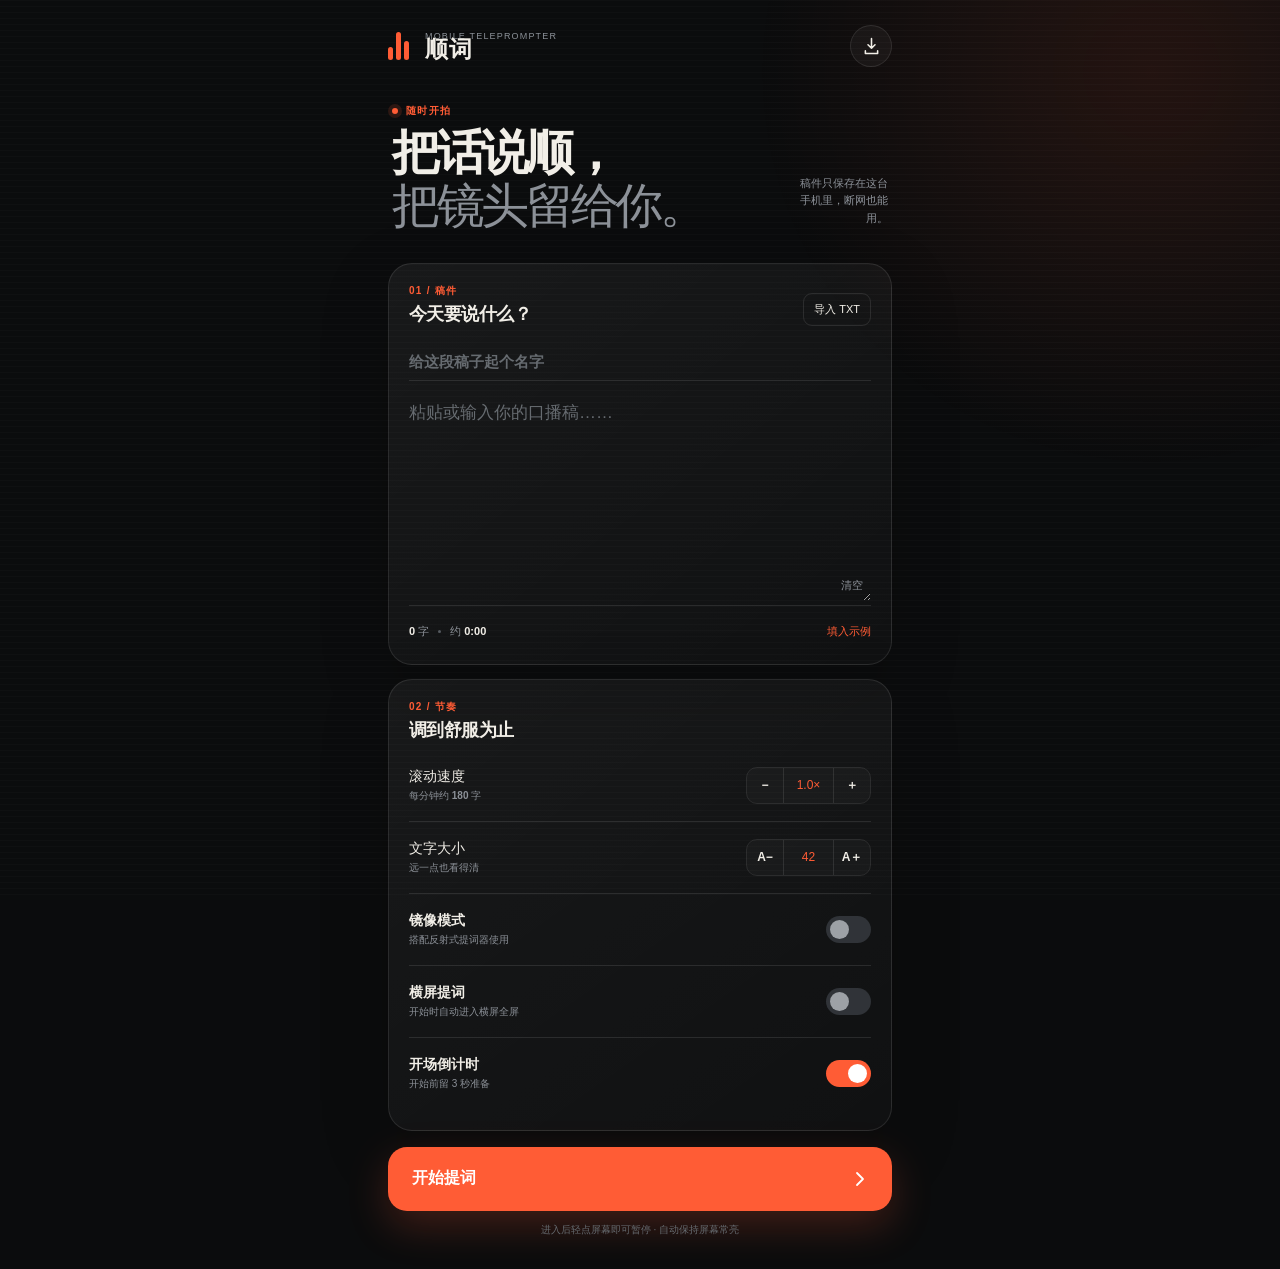
<file: teleprompter/index.html>
<!doctype html>
<html lang="zh-CN">
<head>
  <meta charset="UTF-8">
  <meta name="viewport" content="width=device-width, initial-scale=1, viewport-fit=cover, user-scalable=no">
  <meta name="theme-color" content="#0b0c0d">
  <meta name="description" content="离线、轻量、专为安卓手机设计的提词器">
  <link rel="manifest" href="./manifest.webmanifest">
  <link rel="icon" href="./icons/icon.svg" type="image/svg+xml">
  <link rel="apple-touch-icon" href="./icons/icon.svg">
  <link rel="stylesheet" href="./styles.css">
  <title>顺词 · 手机提词器</title>
</head>
<body>
  <div class="ambient" aria-hidden="true"></div>
  <main class="app-shell" id="app">
    <section class="editor-screen" id="editorScreen" aria-labelledby="appTitle">
      <header class="topbar">
        <div class="brand-mark" aria-hidden="true"><span></span><span></span><span></span></div>
        <div class="brand-copy">
          <p class="eyebrow">MOBILE TELEPROMPTER</p>
          <h1 id="appTitle">顺词</h1>
        </div>
        <button class="icon-button" id="installButton" hidden aria-label="安装到桌面" title="安装到桌面">
          <svg viewBox="0 0 24 24" aria-hidden="true"><path d="M12 3v11m0 0 4-4m-4 4-4-4M5 17v3h14v-3"/></svg>
        </button>
      </header>

      <section class="intro-card">
        <div>
          <p class="section-kicker"><span class="live-dot"></span> 随时开拍</p>
          <h2>把话说顺，<br><em>把镜头留给你。</em></h2>
        </div>
        <p class="intro-note">稿件只保存在这台手机里，断网也能用。</p>
      </section>

      <section class="script-card" aria-labelledby="scriptHeading">
        <div class="card-heading">
          <div>
            <p class="section-kicker">01 / 稿件</p>
            <h2 id="scriptHeading">今天要说什么？</h2>
          </div>
          <label class="file-button" for="fileInput">导入 TXT</label>
          <input id="fileInput" type="file" accept=".txt,text/plain" hidden>
        </div>
        <input class="title-input" id="scriptTitle" type="text" maxlength="60" placeholder="给这段稿子起个名字" aria-label="稿件标题">
        <div class="textarea-wrap">
          <textarea id="scriptInput" maxlength="30000" placeholder="粘贴或输入你的口播稿……" aria-label="口播稿正文"></textarea>
          <button id="clearButton" class="clear-button" type="button">清空</button>
        </div>
        <div class="script-meta" aria-live="polite">
          <span><strong id="charCount">0</strong> 字</span>
          <span class="meta-divider"></span>
          <span>约 <strong id="durationEstimate">0:00</strong></span>
          <button id="sampleButton" type="button">填入示例</button>
        </div>
      </section>

      <section class="settings-card" aria-labelledby="settingsHeading">
        <div class="card-heading compact">
          <div>
            <p class="section-kicker">02 / 节奏</p>
            <h2 id="settingsHeading">调到舒服为止</h2>
          </div>
        </div>
        <div class="setting-row">
          <div><span class="setting-label">滚动速度</span><small>每分钟约 <b id="speedWpm">180</b> 字</small></div>
          <div class="stepper" role="group" aria-label="滚动速度">
            <button type="button" data-adjust="speed" data-delta="-10" aria-label="减慢">−</button>
            <output id="speedValue">1.0×</output>
            <button type="button" data-adjust="speed" data-delta="10" aria-label="加快">＋</button>
          </div>
        </div>
        <div class="setting-row">
          <div><span class="setting-label">文字大小</span><small>远一点也看得清</small></div>
          <div class="stepper" role="group" aria-label="文字大小">
            <button type="button" data-adjust="fontSize" data-delta="-2" aria-label="缩小">A−</button>
            <output id="fontValue">42</output>
            <button type="button" data-adjust="fontSize" data-delta="2" aria-label="放大">A＋</button>
          </div>
        </div>
        <label class="toggle-row">
          <span><b>镜像模式</b><small>搭配反射式提词器使用</small></span>
          <input id="mirrorToggle" type="checkbox"><i aria-hidden="true"></i>
        </label>
        <label class="toggle-row">
          <span><b>横屏提词</b><small>开始时自动进入横屏全屏</small></span>
          <input id="landscapeToggle" type="checkbox"><i aria-hidden="true"></i>
        </label>
        <label class="toggle-row">
          <span><b>开场倒计时</b><small>开始前留 3 秒准备</small></span>
          <input id="countdownToggle" type="checkbox" checked><i aria-hidden="true"></i>
        </label>
      </section>

      <button class="primary-button" id="startButton" type="button">
        <span>开始提词</span>
        <svg viewBox="0 0 24 24" aria-hidden="true"><path d="m9 6 6 6-6 6"/></svg>
      </button>
      <p class="home-hint">进入后轻点屏幕即可暂停 · 自动保持屏幕常亮</p>
    </section>

    <section class="prompt-screen" id="promptScreen" hidden aria-label="提词播放">
      <header class="prompt-header">
        <button class="glass-button" id="backButton" type="button" aria-label="返回编辑">
          <svg viewBox="0 0 24 24" aria-hidden="true"><path d="m15 18-6-6 6-6"/></svg>
        </button>
        <div class="prompt-status">
          <span id="playState"><i></i> 准备</span>
          <input class="progress-track" id="progressSlider" type="range" min="0" max="1000" value="0" aria-label="拖动调整提词进度">
        </div>
        <button class="glass-button" id="fullscreenButton" type="button" aria-label="全屏">
          <svg viewBox="0 0 24 24" aria-hidden="true"><path d="M8 3H3v5m13-5h5v5M8 21H3v-5m13 5h5v-5"/></svg>
        </button>
      </header>

      <div class="reading-zone" id="readingZone" tabindex="0" role="button" aria-label="点击暂停或继续">
        <div class="focus-line" aria-hidden="true"><span></span></div>
        <div class="gesture-hint" id="gestureHint" aria-hidden="true">上下拖动 · 调整进度</div>
        <article id="scriptDisplay"></article>
        <div class="finish-card" id="finishCard" hidden>
          <span>TAKE COMPLETE</span>
          <h2>说完了，很顺。</h2>
          <button id="replayButton" type="button">再来一遍</button>
        </div>
      </div>

      <div class="countdown" id="countdown" hidden aria-live="assertive"><span>3</span><small>准备开口</small></div>

      <footer class="prompt-controls">
        <button class="mini-control" type="button" data-live-adjust="speed" data-delta="-10"><span>慢一点</span><b>−</b></button>
        <button class="play-button" id="playButton" type="button" aria-label="播放或暂停">
          <svg class="play-icon" viewBox="0 0 24 24" aria-hidden="true"><path d="m9 6 8 6-8 6Z"/></svg>
          <svg class="pause-icon" viewBox="0 0 24 24" aria-hidden="true"><path d="M8 6v12m8-12v12"/></svg>
        </button>
        <button class="mini-control" type="button" data-live-adjust="speed" data-delta="10"><span>快一点</span><b>＋</b></button>
        <div class="live-readout"><span id="liveSpeed">1.0×</span><i></i><span id="liveFont">42px</span></div>
      </footer>
    </section>
  </main>

  <div class="toast" id="toast" role="status" aria-live="polite"></div>
  <script type="module" src="./app.js"></script>
</body>
</html>
</file>
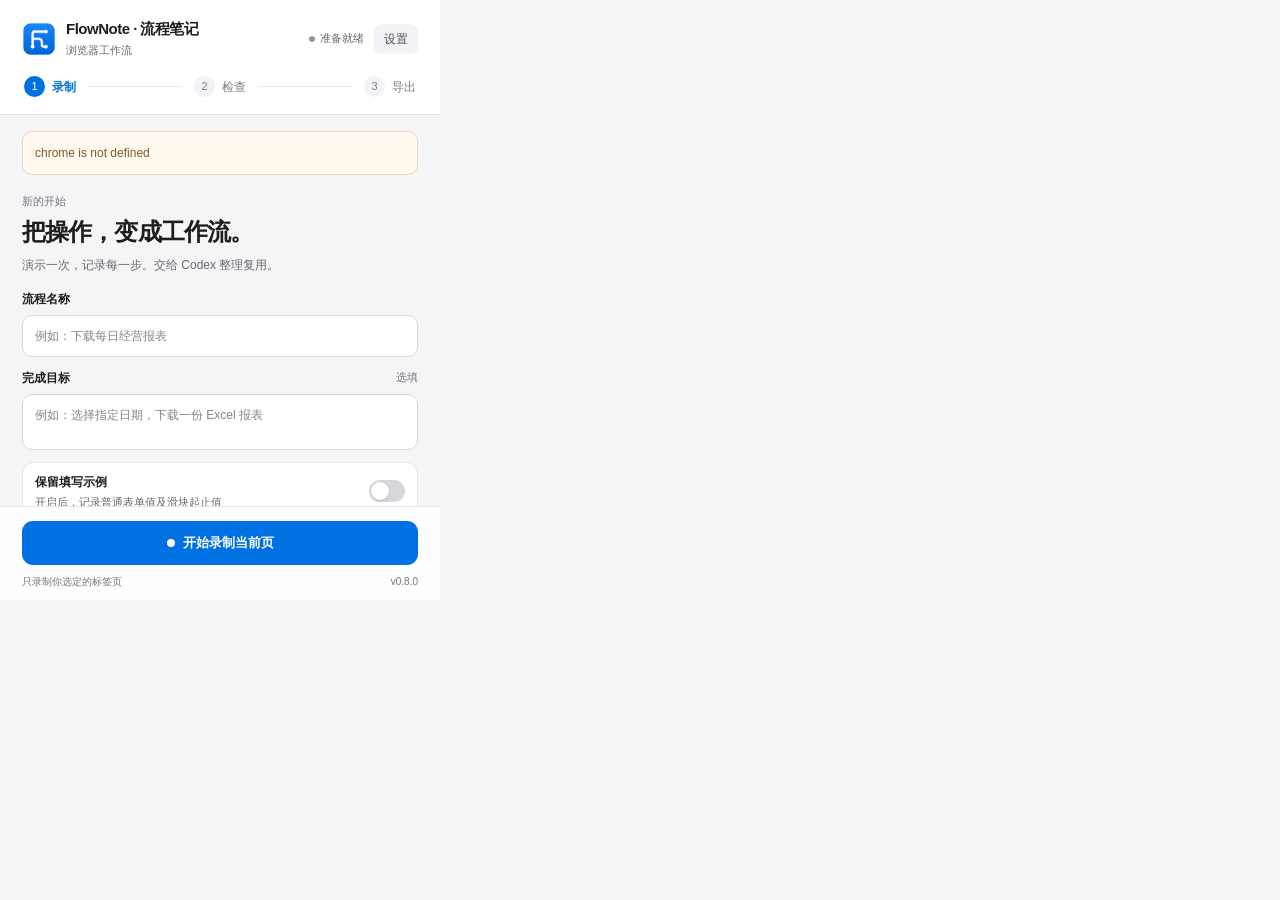
<file: extension/popup.html>
<!doctype html>
<html lang="zh-CN">
<head><meta charset="utf-8"><meta name="viewport" content="width=device-width,initial-scale=1"><title>FlowNote · 流程笔记</title><link rel="stylesheet" href="popup.css"></head>
<body data-state="ready" data-view="workflow">
  <header class="app-header">
    <div class="brand"><img class="brand-mark" src="icons/icon48.png" width="34" height="34" alt=""><div><h1>FlowNote · 流程笔记</h1><p>浏览器工作流</p></div></div>
    <div class="header-actions"><span id="status" class="status" role="status"><i aria-hidden="true"></i><span id="statusText">准备就绪</span></span><button id="settingsToggle" class="settings-button" aria-controls="settingsView" aria-expanded="false" title="网站黑名单设置">设置</button></div>
  </header>
  <nav class="flow" aria-label="工作流进度"><span id="flowRecord" class="current"><b>1</b>录制</span><i></i><span id="flowReview"><b>2</b>检查</span><i></i><span id="flowExport"><b>3</b>导出</span></nav>
  <main id="main">
    <div id="notice" class="notice" role="status" aria-live="polite" hidden></div>
    <section id="settingsView" hidden>
      <div class="section-intro"><span class="eyebrow">偏好设置</span><h2>让录制按你的习惯工作。</h2><p>设置自动保存在本机，修改后立即生效。</p></div>
    <details id="blacklistPanel" class="blacklist-panel" open>
      <summary>网站黑名单 <span id="blacklistCount">默认允许所有网站</span></summary>
      <p class="hint">普通网页与弹层自动连接。填写域名或粘贴网址，将排除整个网站及其子域名，立即生效。</p>
      <label class="sr-only" for="blockHost">不录制的网站</label>
      <div class="note-editor"><input id="blockHost" maxlength="2048" placeholder="例如：example.com"><button id="addBlock" class="secondary">加入</button></div>
      <ul id="blacklistItems" aria-label="已排除的网站"></ul>
      <p id="blacklistEmpty" class="settings-empty">黑名单为空，普通网页与弹层均可录制。</p>
    </details>
    <div class="settings-info"><strong>仅录制你选定的标签页</strong><p>点击“开始录制”才会采集操作。黑名单会保留，清除录制不会影响这些设置。</p></div>
    </section>
    <div id="workView">
    <section id="setup">
      <div class="section-intro"><span class="eyebrow">新的开始</span><h2>把操作，变成工作流。</h2><p>演示一次，记录每一步。交给 Codex 整理复用。</p></div>
      <label class="field" for="title">流程名称<input id="title" maxlength="100" autocomplete="off" placeholder="例如：下载每日经营报表"></label>
      <label class="field" for="goal">完成目标 <span class="optional">选填</span><textarea id="goal" maxlength="800" placeholder="例如：选择指定日期，下载一份 Excel 报表"></textarea></label>
      <label class="capture-option" for="capture"><span><strong>保留填写示例</strong><small>开启后，记录普通表单值及滑块起止值</small></span><input id="capture" type="checkbox" role="switch"><span class="switch" aria-hidden="true"></span></label>
      <div class="privacy"><span class="privacy-dot" aria-hidden="true"></span><p>录制保存在本机。密码、验证码等常见敏感字段会跳过。</p></div>
    </section>
    <section id="review" hidden>
      <div class="review-heading"><div><span class="eyebrow" id="reviewEyebrow">本次录制</span><h2 id="recordTitle"></h2></div><span id="count" class="step-count"></span></div>
      <p id="reviewHint" class="hint">检查步骤后导出，交给 Codex 生成 Skill。</p>
      <section id="routes" class="routes" aria-label="流程分支">
        <div class="route-select-row"><label for="routeSelect">当前路线</label><select id="routeSelect"><option value="main">主流程</option></select></div>
        <div id="branchInfo" hidden><p id="branchOrigin"></p><p id="branchCondition"></p><div class="branch-tools"><button id="editBranch" class="text-button">编辑分支条件</button><button id="removeBranch" class="text-button">删除此分支</button></div></div>
        <details id="routeMap" hidden><summary>查看全部路线 <span id="branchCount"></span></summary><div id="routeTree"></div><p class="hint">满足条件时走分支；否则继续原路线。分支结束后不自动回到原路线。</p></details>
      </section>
      <section id="coverage" class="coverage" hidden>
        <div class="coverage-header"><span class="coverage-dot" aria-hidden="true"></span><strong id="coverageCount"></strong><button id="scan" class="text-button" title="重新检查弹层和嵌入页面">重新扫描弹层</button></div>
        <div id="missingFrames"></div>
      </section>
      <div class="list-heading"><h3>操作步骤</h3><span>点击步骤查看详情</span></div>
      <p id="sharedPrefix" class="shared-prefix" hidden></p>
      <div id="emptySteps" class="empty" hidden>还没有操作步骤，回到网页开始演示吧。</div>
      <ol id="steps" aria-label="录制步骤"></ol>
      <details id="notePanel" class="note-panel"><summary>补充操作说明 <span>选填</span></summary><label class="sr-only" for="note">补充操作说明</label><div class="note-editor"><input id="note" maxlength="500" placeholder="例如：每次运行时选择不同日期"><button id="addNote" class="secondary">添加</button></div></details>
    </section>
    </div>
  </main>
  <footer class="action-bar">
    <div class="action-buttons"><button id="start" class="primary"><span class="record-dot" aria-hidden="true"></span>开始录制当前页</button><button id="stop" class="stop" hidden><span class="stop-square" aria-hidden="true"></span>停止录制</button><button id="resume" class="secondary" hidden>继续录制当前页</button><button id="export" class="primary" hidden>导出录制 JSON <span aria-hidden="true">↗</span></button></div>
    <button id="clear" class="delete-recording" hidden><svg width="18" height="18" viewBox="0 0 24 24" fill="none" stroke="currentColor" stroke-width="1.8" stroke-linecap="round" stroke-linejoin="round" aria-hidden="true"><path d="M3 6h18M9 6V3h6v3M5 6l1 15h12l1-15M10 10v7M14 10v7"/></svg>清除本次录制</button>
    <div class="footer-meta"><span id="footerHint">只录制你选定的标签页</span><span id="version">v0.8.0</span></div>
  </footer>
  <dialog id="branchDialog" aria-labelledby="branchDialogTitle">
    <form id="branchForm">
      <h2 id="branchDialogTitle">创建分支</h2>
      <p id="branchDialogHint" class="hint"></p>
      <label class="field" for="branchName">分支名称<input id="branchName" maxlength="80" placeholder="例如：没有数据时"></label>
      <label class="field" for="branchRule">什么情况下走这条分支<textarea id="branchRule" maxlength="500" required placeholder="例如：点击查询后，页面显示暂无数据"></textarea></label>
      <p id="branchError" class="branch-error" role="alert" hidden></p>
      <div class="dialog-actions"><button type="button" id="cancelBranch" class="secondary">取消</button><button type="submit" id="saveBranch" class="primary">创建分支</button></div>
    </form>
  </dialog>
  <dialog id="waitDialog" aria-labelledby="waitDialogTitle">
    <form id="waitForm">
      <h2 id="waitDialogTitle">添加等待</h2>
      <p id="waitDialogHint" class="hint"></p>
      <label class="field" for="waitSeconds">等待秒数<input id="waitSeconds" type="number" min="1" max="3600" step="1" inputmode="numeric" required value="5"></label>
      <p class="hint">固定等待结束后再执行下一步。页面是否已准备好，仍需在实际运行时确认。</p>
      <p id="waitError" class="dialog-error" role="alert" hidden></p>
      <div class="dialog-actions"><button type="button" id="cancelWait" class="secondary">取消</button><button type="submit" id="saveWait" class="primary">添加等待</button></div>
    </form>
  </dialog>
  <script src="core.js"></script>
  <script src="popup.js"></script>
</body>
</html>
</file>
<file: teleprompter/styles.css>
:root {
  color-scheme: dark;
  --ink: #0b0c0d;
  --panel: #151719;
  --panel-2: #1b1d20;
  --line: rgba(255, 255, 255, 0.1);
  --muted: #8c9198;
  --paper: #f1eee7;
  --accent: #ff5c35;
  --accent-soft: rgba(255, 92, 53, 0.14);
  --safe-top: max(20px, env(safe-area-inset-top));
  --safe-bottom: max(18px, env(safe-area-inset-bottom));
  font-family: "Noto Sans SC", "Microsoft YaHei UI", sans-serif;
}

* { box-sizing: border-box; }

html { background: var(--ink); overscroll-behavior: none; }

body {
  margin: 0;
  min-width: 320px;
  min-height: 100dvh;
  background: var(--ink);
  color: var(--paper);
  -webkit-tap-highlight-color: transparent;
}

button, input, textarea { font: inherit; }
button { color: inherit; }

button:focus-visible, input:focus-visible, textarea:focus-visible, [tabindex]:focus-visible {
  outline: 2px solid var(--accent);
  outline-offset: 3px;
}

.ambient {
  position: fixed;
  inset: 0;
  pointer-events: none;
  background:
    radial-gradient(circle at 90% 8%, rgba(255, 92, 53, .1), transparent 28%),
    linear-gradient(rgba(255,255,255,.018) 1px, transparent 1px);
  background-size: auto, 100% 6px;
}

.app-shell { width: min(100%, 540px); min-height: 100dvh; margin: 0 auto; position: relative; }

.editor-screen {
  padding: var(--safe-top) 18px calc(var(--safe-bottom) + 14px);
  animation: screen-in .46s cubic-bezier(.2,.8,.2,1) both;
}

.topbar { display: flex; align-items: center; min-height: 52px; margin-bottom: 24px; }
.brand-mark { display: flex; align-items: end; gap: 3px; width: 27px; height: 28px; margin-right: 10px; }
.brand-mark span { width: 5px; border-radius: 6px; background: var(--accent); }
.brand-mark span:nth-child(1) { height: 45%; }
.brand-mark span:nth-child(2) { height: 100%; }
.brand-mark span:nth-child(3) { height: 68%; }
.brand-copy { flex: 1; }
.brand-copy h1 { margin: -3px 0 0; font-size: 23px; line-height: 1; letter-spacing: .04em; }
.eyebrow, .section-kicker { margin: 0; font-family: "Arial Narrow", sans-serif; letter-spacing: .13em; }
.eyebrow { color: var(--muted); font-size: 9px; }
.section-kicker { color: var(--accent); font-size: 10px; font-weight: 600; }

.icon-button, .glass-button {
  display: grid; place-items: center; border: 1px solid var(--line); background: rgba(255,255,255,.04);
}
.icon-button { width: 42px; height: 42px; border-radius: 50%; }
.icon-button svg, .glass-button svg, .primary-button svg { width: 21px; fill: none; stroke: currentColor; stroke-width: 1.8; stroke-linecap: round; stroke-linejoin: round; }

.intro-card {
  display: grid;
  grid-template-columns: 1fr 92px;
  gap: 10px;
  align-items: end;
  padding: 8px 4px 30px;
}
.intro-card h2 { margin: 9px 0 0; font-size: clamp(31px, 9.5vw, 48px); line-height: 1.1; letter-spacing: -.07em; }
.intro-card em { color: var(--muted); font-style: normal; font-weight: 500; }
.intro-note { color: var(--muted); font-size: 11px; line-height: 1.6; margin: 0 0 5px; text-align: right; }
.live-dot { display: inline-block; width: 6px; height: 6px; margin-right: 4px; border-radius: 50%; background: var(--accent); box-shadow: 0 0 0 4px var(--accent-soft); }

.script-card, .settings-card {
  border: 1px solid var(--line);
  border-radius: 24px;
  background: linear-gradient(145deg, rgba(255,255,255,.055), rgba(255,255,255,.025));
  box-shadow: 0 22px 70px rgba(0,0,0,.18);
}
.script-card { padding: 20px; }
.settings-card { margin-top: 14px; padding: 20px; }
.card-heading { display: flex; justify-content: space-between; align-items: end; gap: 14px; margin-bottom: 17px; }
.card-heading.compact { margin-bottom: 8px; }
.card-heading h2 { margin: 4px 0 0; font-size: 18px; letter-spacing: -.03em; }
.file-button { color: var(--paper); font-size: 11px; padding: 8px 10px; border: 1px solid var(--line); border-radius: 9px; cursor: pointer; }

.title-input, #scriptInput {
  width: 100%; border: 0; color: var(--paper); background: transparent; outline: 0;
}
.title-input { height: 38px; padding: 0; border-bottom: 1px solid var(--line); font-weight: 700; font-size: 15px; }
.title-input::placeholder, #scriptInput::placeholder { color: #666b70; }
.textarea-wrap { position: relative; }
#scriptInput { min-height: 220px; resize: vertical; padding: 17px 0 34px; font-size: 17px; line-height: 1.75; caret-color: var(--accent); }
.clear-button { position: absolute; right: 0; bottom: 7px; padding: 5px 8px; border: 0; background: transparent; color: var(--muted); font-size: 11px; }
.script-meta { display: flex; align-items: center; gap: 9px; color: var(--muted); font-size: 11px; border-top: 1px solid var(--line); padding-top: 13px; }
.script-meta strong { color: var(--paper); }
.script-meta button { margin-left: auto; border: 0; background: transparent; color: var(--accent); font-size: 11px; padding: 5px 0; }
.meta-divider { width: 3px; height: 3px; background: #555a60; border-radius: 50%; }

.setting-row, .toggle-row { display: flex; align-items: center; justify-content: space-between; min-height: 72px; border-bottom: 1px solid var(--line); }
.setting-label, .toggle-row b { display: block; font-size: 14px; margin-bottom: 3px; }
.setting-row small, .toggle-row small { display: block; color: var(--muted); font-size: 10px; }
.setting-row small b { color: var(--muted); display: inline; }
.stepper { display: grid; grid-template-columns: 36px 51px 36px; height: 37px; border-radius: 11px; overflow: hidden; border: 1px solid var(--line); }
.stepper button, .stepper output { border: 0; display: grid; place-items: center; background: rgba(255,255,255,.025); font-size: 12px; }
.stepper button { font-weight: 700; cursor: pointer; }
.stepper button:active { background: var(--accent-soft); }
.stepper output { color: var(--accent); border-inline: 1px solid var(--line); font-family: "Arial Narrow", sans-serif; }
.toggle-row { cursor: pointer; }
.toggle-row:last-child { border-bottom: 0; }
.toggle-row input { position: absolute; opacity: 0; pointer-events: none; }
.toggle-row i { position: relative; width: 45px; height: 27px; border-radius: 999px; background: #303338; transition: .2s ease; }
.toggle-row i::after { content: ""; position: absolute; top: 4px; left: 4px; width: 19px; height: 19px; border-radius: 50%; background: #9da1a6; transition: .2s ease; }
.toggle-row input:checked + i { background: var(--accent); }
.toggle-row input:checked + i::after { transform: translateX(18px); background: white; }

.primary-button {
  width: 100%; height: 64px; margin-top: 16px; padding: 0 20px 0 24px; border: 0; border-radius: 19px;
  display: flex; align-items: center; justify-content: space-between; background: var(--accent); color: white;
  font-size: 16px; font-weight: 800; box-shadow: 0 15px 40px rgba(255,92,53,.22); cursor: pointer;
}
.primary-button:active { transform: scale(.985); }
.primary-button svg { width: 24px; }
.home-hint { margin: 12px 0 0; text-align: center; color: #666b70; font-size: 10px; }

.prompt-screen { position: fixed; inset: 0; z-index: 10; background: #08090a; overflow: hidden; }
.prompt-screen[hidden] { display: none; }
.prompt-header { position: absolute; z-index: 4; top: 0; left: 0; right: 0; padding: var(--safe-top) 16px 0; display: grid; grid-template-columns: 45px 1fr 45px; align-items: center; gap: 16px; }
.glass-button { width: 45px; height: 45px; border-radius: 15px; backdrop-filter: blur(14px); }
.prompt-status { text-align: center; }
.prompt-status > span { font-size: 10px; color: var(--muted); letter-spacing: .08em; }
.prompt-status > span i { display: inline-block; width: 5px; height: 5px; margin-right: 4px; border-radius: 50%; background: var(--accent); }
.progress-track {
  --progress: 0%;
  appearance: none; -webkit-appearance: none;
  display: block; width: 100%; height: 18px; margin: 1px 0 -7px;
  border: 0; background: transparent; cursor: ew-resize; touch-action: none;
}
.progress-track::-webkit-slider-runnable-track { height: 3px; border-radius: 9px; background: linear-gradient(90deg, var(--accent) var(--progress), rgba(255,255,255,.1) var(--progress)); }
.progress-track::-webkit-slider-thumb { appearance: none; -webkit-appearance: none; width: 13px; height: 13px; margin-top: -5px; border: 2px solid #08090a; border-radius: 50%; background: var(--accent); box-shadow: 0 0 0 3px rgba(255,92,53,.16); transition: transform .16s ease; }
.progress-track::-moz-range-track { height: 3px; border-radius: 9px; background: rgba(255,255,255,.1); }
.progress-track::-moz-range-progress { height: 3px; border-radius: 9px; background: var(--accent); }
.progress-track::-moz-range-thumb { width: 13px; height: 13px; border: 2px solid #08090a; border-radius: 50%; background: var(--accent); }
.progress-track.seeking::-webkit-slider-thumb { transform: scale(1.35); }

.reading-zone { position: absolute; inset: 0; overflow: hidden; cursor: grab; touch-action: none; user-select: none; }
.reading-zone.scrubbing { cursor: grabbing; }
.reading-zone::before, .reading-zone::after { content: ""; position: fixed; z-index: 2; left: 0; right: 0; height: 27vh; pointer-events: none; }
.reading-zone::before { top: 0; background: linear-gradient(#08090a 30%, rgba(8,9,10,0)); }
.reading-zone::after { bottom: 0; background: linear-gradient(rgba(8,9,10,0), #08090a 72%); }
#scriptDisplay {
  --prompt-size: 42px;
  width: min(88vw, 820px);
  margin: 0 auto;
  padding: 47vh 0 55vh;
  color: #f7f3eb;
  font-size: var(--prompt-size);
  font-weight: 700;
  line-height: 1.68;
  letter-spacing: .015em;
  white-space: pre-wrap;
  overflow-wrap: anywhere;
  text-align: left;
  text-wrap: pretty;
  will-change: transform;
}
#scriptDisplay.mirrored { transform: scaleX(-1); }
.focus-line { position: fixed; z-index: 3; top: 46.5%; left: 12px; right: 12px; border-top: 1px solid rgba(255,92,53,.38); pointer-events: none; }
.focus-line span { display: block; width: 8px; height: 8px; margin-top: -4px; border-radius: 50%; background: var(--accent); box-shadow: 0 0 18px var(--accent); }
.gesture-hint { position: fixed; z-index: 4; left: 50%; bottom: 142px; transform: translateX(-50%); padding: 7px 11px; border: 1px solid var(--line); border-radius: 999px; background: rgba(20,22,24,.78); color: #858a90; font-size: 10px; letter-spacing: .06em; pointer-events: none; backdrop-filter: blur(10px); animation: hint-away 4.2s ease forwards; }
.reading-zone.scrubbing .gesture-hint { opacity: 1 !important; color: var(--paper); border-color: rgba(255,92,53,.45); animation: none; }

.prompt-controls { position: fixed; z-index: 5; left: 0; right: 0; bottom: 0; padding: 18px 22px var(--safe-bottom); display: grid; grid-template-columns: 1fr 74px 1fr; gap: 16px; align-items: center; background: linear-gradient(transparent, #08090a 45%); }
.play-button { width: 74px; height: 74px; border: 0; border-radius: 50%; display: grid; place-items: center; background: var(--accent); box-shadow: 0 0 0 8px rgba(255,92,53,.09), 0 10px 30px rgba(0,0,0,.35); }
.play-button svg { grid-area: 1/1; width: 30px; fill: none; stroke: white; stroke-width: 2; stroke-linecap: round; stroke-linejoin: round; }
.play-button .pause-icon { display: none; }
.prompt-screen[data-playing="true"] .play-icon { display: none; }
.prompt-screen[data-playing="true"] .pause-icon { display: block; }
.mini-control { height: 49px; border: 1px solid var(--line); border-radius: 15px; background: rgba(255,255,255,.035); display: flex; align-items: center; justify-content: center; gap: 9px; }
.mini-control span { color: var(--muted); font-size: 10px; }
.mini-control b { font-size: 20px; font-weight: 400; }
.live-readout { grid-column: 1/-1; display: flex; justify-content: center; align-items: center; gap: 8px; color: #777c82; font-family: "Arial Narrow", sans-serif; font-size: 10px; }
.live-readout i { width: 2px; height: 2px; border-radius: 50%; background: #555; }

.countdown { position: fixed; z-index: 20; inset: 0; display: grid; place-content: center; justify-items: center; background: rgba(8,9,10,.9); backdrop-filter: blur(9px); }
.countdown[hidden] { display: none; }
.countdown span { font-family: Impact, sans-serif; font-size: min(48vw, 210px); line-height: .9; color: var(--accent); animation: count-pulse .8s ease both; }
.countdown small { margin-top: 25px; color: var(--muted); font-size: 11px; letter-spacing: .3em; }
.finish-card { position: fixed; z-index: 12; inset: 0; display: grid; place-content: center; justify-items: center; background: rgba(8,9,10,.93); text-align: center; }
.finish-card[hidden] { display: none; }
.finish-card span { color: var(--accent); font-family: "Arial Narrow", sans-serif; font-size: 11px; letter-spacing: .2em; }
.finish-card h2 { margin: 10px 0 25px; font-size: 30px; }
.finish-card button { border: 1px solid var(--line); border-radius: 14px; background: var(--panel-2); padding: 13px 22px; }

.toast { position: fixed; z-index: 30; left: 50%; bottom: calc(var(--safe-bottom) + 18px); transform: translate(-50%, 24px); opacity: 0; pointer-events: none; padding: 10px 15px; border: 1px solid var(--line); border-radius: 12px; background: #25282b; color: white; font-size: 12px; transition: .25s ease; white-space: nowrap; }
.toast.visible { opacity: 1; transform: translate(-50%, 0); }

@keyframes screen-in { from { opacity: 0; transform: translateY(12px); } }
@keyframes count-pulse { from { opacity: 0; transform: scale(.65); } 45% { opacity: 1; transform: scale(1.06); } to { opacity: 1; transform: scale(1); } }
@keyframes hint-away { 0%, 58% { opacity: 1; } to { opacity: 0; } }

@media (min-width: 700px) {
  .prompt-controls { left: 50%; right: auto; width: 520px; transform: translateX(-50%); }
  .prompt-header { left: 50%; right: auto; width: 520px; transform: translateX(-50%); }
}

@media (max-width: 360px) {
  .editor-screen { padding-inline: 14px; }
  .intro-card { grid-template-columns: 1fr 82px; }
  .intro-card h2 { font-size: 30px; }
  .script-card, .settings-card { padding: 17px; border-radius: 21px; }
  .stepper { grid-template-columns: 32px 44px 32px; }
  .prompt-controls { padding-inline: 14px; gap: 11px; }
  .mini-control span { display: none; }
}

@media (orientation: landscape) and (max-height: 600px) {
  .prompt-header {
    padding: max(9px, env(safe-area-inset-top)) max(14px, env(safe-area-inset-right)) 0 max(14px, env(safe-area-inset-left));
    grid-template-columns: 42px minmax(180px, 320px) 42px;
    justify-content: space-between;
  }
  .glass-button { width: 42px; height: 42px; border-radius: 13px; }
  .reading-zone::before { height: 20vh; }
  .reading-zone::after { height: 23vh; }
  #scriptDisplay {
    width: min(80vw, 920px);
    padding-top: 43vh;
    padding-bottom: 52vh;
    line-height: 1.52;
  }
  .focus-line { top: 42.5%; left: max(13px, env(safe-area-inset-left)); right: max(13px, env(safe-area-inset-right)); }
  .prompt-controls {
    left: 50%; right: auto; width: 326px;
    transform: translateX(-50%);
    grid-template-columns: 96px 60px 96px;
    gap: 12px;
    padding: 10px 14px max(8px, env(safe-area-inset-bottom));
  }
  .play-button { width: 60px; height: 60px; box-shadow: 0 0 0 6px rgba(255,92,53,.08), 0 8px 24px rgba(0,0,0,.35); }
  .play-button svg { width: 25px; }
  .mini-control { height: 43px; }
  .live-readout { display: none; }
  .gesture-hint { bottom: 80px; }
  .countdown { grid-auto-flow: column; gap: 30px; align-items: center; }
  .countdown span { font-size: min(40vh, 160px); }
  .countdown small { margin-top: 0; }
}

@media (prefers-reduced-motion: reduce) {
  *, *::before, *::after { animation-duration: .01ms !important; transition-duration: .01ms !important; }
}
</file>
<file: extension/popup.css>
:root {
  color-scheme: light;
  font: 13px/1.5 -apple-system, BlinkMacSystemFont, "Segoe UI", "Microsoft YaHei", sans-serif;
  color: #1d1d1f;
  background: #f5f5f7;
  --ink: #1d1d1f;
  --muted: #68686d;
  --line: #e5e5ea;
  --blue: #0071e3;
  --red: #c52d27;
}
* { box-sizing: border-box; }
html, body { width: 440px; height: 600px; overflow: hidden; }
body { margin: 0; display: flex; flex-direction: column; }
button, input, textarea { font: inherit; }
button { cursor: pointer; transition: background .16s, border-color .16s, box-shadow .16s; }
button:disabled { opacity: .42; cursor: default; }
button:focus-visible, input:focus-visible, textarea:focus-visible, summary:focus-visible { outline: 3px solid #0071e360; outline-offset: 3px; }
button:active:not(:disabled) { transform: translateY(1px); }
[hidden] { display: none !important; }
.app-header { display: flex; align-items: center; justify-content: space-between; padding: 19px 22px 16px; background: #fff; flex-shrink: 0; }
.brand { display: flex; align-items: center; gap: 10px; }
.brand-mark { display: grid; place-items: center; width: 34px; height: 34px; border: 1px solid #e9e9ed; border-radius: 10px; background: #f5f5f7; }
.brand-mark i { width: 12px; height: 12px; background: #ed5146; border-radius: 50%; box-shadow: 0 0 0 4px #ed514613; }
h1 { margin: 0; font-size: 15px; font-weight: 650; letter-spacing: -.5px; line-height: 1.3; }
.brand p { margin: 3px 0 0; color: var(--muted); font-size: 11px; }
.header-actions { display: flex; align-items: center; gap: 10px; }
.status { display: flex; align-items: center; gap: 5px; color: var(--muted); font-size: 11px; white-space: nowrap; }
.status i { width: 6px; height: 6px; background: #949499; border-radius: 50%; }
body[data-state=recording] .status { color: var(--red); }
body[data-state=recording] .status i { background: #ec5148; animation: breathe 2s ease-in-out infinite; }
body[data-state=review] .status, body[data-state=exported] .status { color: #257246; }
body[data-state=review] .status i, body[data-state=exported] .status i { background: #34a66a; }
.settings-button { padding: 6px 10px; border: 0; border-radius: 8px; background: #f2f2f7; color: #505055; font-size: 12px; }
.settings-button:hover { background: #e8e8ee; }
.settings-button[aria-expanded=true] { color: var(--blue); background: #eaf3ff; }
.flow { display: flex; align-items: center; justify-content: space-between; gap: 13px; padding: 2px 24px 17px; background: white; border-bottom: 1px solid var(--line); flex-shrink: 0; }
.flow > span { display: flex; align-items: center; gap: 7px; color: #79797f; font-size: 12px; }
.flow b { display: grid; place-items: center; width: 21px; height: 21px; border-radius: 50%; background: #f2f2f7; font-size: 11px; font-weight: 500; }
.flow > i { flex: 1; height: 1px; background: var(--line); }
.flow .current { color: var(--blue); font-weight: 600; }
.flow .current b { color: #fff; background: var(--blue); }
.flow .done b { color: var(--blue); background: #eaf3ff; }
main { flex: 1; min-height: 0; padding: 20px 22px; overflow-y: auto; scrollbar-width: thin; scrollbar-color: #d0d0d5 transparent; }
.eyebrow { color: #737379; font-size: 11px; font-weight: 500; }
.section-intro { margin: 0 0 20px; }
.section-intro h2 { margin: 5px 0 7px; font-size: 24px; line-height: 1.35; font-weight: 650; letter-spacing: -.9px; }
.section-intro p, .hint { color: var(--muted); font-size: 12px; line-height: 1.7; margin: 0; }
.field { display: block; font-size: 12px; font-weight: 600; margin-bottom: 15px; }
.optional { float: right; font-size: 11px; color: #737379; font-weight: 400; }
input:not([type=checkbox]), textarea { display: block; width: 100%; padding: 11px 12px; color: var(--ink); background: #fff; border: 1px solid #d8d8de; border-radius: 10px; margin-top: 7px; font-weight: 400; transition: border-color .16s; }
input::placeholder, textarea::placeholder { color: #85858b; font-size: 12px; }
input:hover, textarea:hover { border-color: #b9b9c1; }
textarea { height: 64px; resize: none; line-height: 1.65; }
.capture-option { display: flex; position: relative; align-items: center; gap: 12px; padding: 12px; border: 1px solid var(--line); background: white; border-radius: 12px; cursor: pointer; }
.capture-option > span:first-child { flex: 1; }
.capture-option strong { display: block; font-size: 12px; font-weight: 600; }
.capture-option small { display: block; color: var(--muted); font-size: 11px; margin-top: 3px; }
.capture-option input { position: absolute; right: 12px; width: 36px; height: 22px; margin: 0; opacity: 0; cursor: pointer; z-index: 1; }
.switch { width: 36px; height: 22px; flex-shrink: 0; border-radius: 20px; background: #d6d6dc; padding: 2px; transition: background .16s; }
.switch:after { content: ""; display: block; width: 18px; height: 18px; border-radius: 50%; background: #fff; box-shadow: 0 1px 3px #0002; transition: transform .16s; }
.capture-option input:checked + .switch { background: #34a967; }
.capture-option input:checked + .switch:after { transform: translateX(14px); }
.capture-option input:focus-visible + .switch { outline: 3px solid #0071e360; outline-offset: 3px; }
.privacy { display: flex; align-items: flex-start; gap: 7px; margin-top: 12px; }
.privacy-dot { width: 5px; height: 5px; border-radius: 50%; background: #929299; margin-top: 6px; flex-shrink: 0; }
.privacy p { margin: 0; font-size: 11px; line-height: 1.65; color: var(--muted); }
body[data-state=ready][data-view=workflow] main { padding-top: 16px; padding-bottom: 16px; }
#setup .section-intro { margin-bottom: 14px; }
#setup .field { margin-bottom: 12px; }
#setup textarea { height: 56px; }
#setup .capture-option { padding: 10px 12px; }
#setup .privacy { margin-top: 8px; }
.action-bar { background: #ffffffed; border-top: 1px solid var(--line); padding: 14px 22px 11px; flex-shrink: 0; box-shadow: 0 -4px 14px #1d1d1f03; }
.action-buttons { display: flex; gap: 10px; }
.action-buttons > button { min-height: 44px; flex: 1; display: flex; align-items: center; justify-content: center; gap: 8px; white-space: nowrap; font-weight: 600; font-size: 13px; }
.primary, .secondary, .stop { border: 1px solid transparent; border-radius: 11px; padding: 10px 12px; }
.primary { color: #fff; background: var(--blue); }
.primary:hover { background: #0064cc; }
.secondary { color: #46464b; background: #f2f2f7; border-color: #e8e8ed; }
.secondary:hover { background: #e8e8ee; }
.stop { color: #fff; background: #d83a32; }
.stop:hover { background: #c32f28; }
.record-dot { width: 8px; height: 8px; background: #fff; border-radius: 50%; }
.stop-square { width: 8px; height: 8px; background: #fff; border-radius: 2px; }
#resume { flex: 0 0 158px; }
.delete-recording { display: flex; align-items: center; justify-content: center; gap: 8px; width: 100%; min-height: 44px; margin-top: 10px; padding: 10px 16px; border: 1px solid #edc1bd; border-radius: 11px; background: #fff5f4; color: #bf3027; font-size: 14px; font-weight: 600; }
.delete-recording:hover:not(:disabled) { border-color: #e3938b; background: #ffeae7; }
.delete-recording:disabled { color: #9c6c67; background: #faf6f5; border-color: #eddfdd; opacity: .65; }
.footer-meta { display: flex; align-items: center; justify-content: space-between; gap: 10px; color: #737379; font-size: 10px; margin-top: 9px; }
.footer-meta span:last-child { font-variant-numeric: tabular-nums; }
.notice { padding: 11px 12px; margin-bottom: 16px; border: 1px solid #ead9b9; border-radius: 10px; color: #805925; background: #fff9ef; font-size: 12px; white-space: pre-wrap; line-height: 1.7; }
.notice.success { color: #276641; background: #edf8f0; border-color: #cee9d7; }
.review-heading { display: flex; align-items: center; justify-content: space-between; gap: 12px; }
.review-heading > div { min-width: 0; }
.review-heading h2 { font-size: 21px; font-weight: 650; line-height: 1.4; letter-spacing: -.6px; margin: 4px 0 0; overflow: hidden; text-overflow: ellipsis; white-space: nowrap; }
.step-count { color: var(--blue); background: #e6f0fe; border-radius: 9px; padding: 7px 10px; font-size: 12px; font-weight: 600; white-space: nowrap; font-variant-numeric: tabular-nums; }
#reviewHint { margin: 7px 0 14px; }
.coverage { background: #fff; border: 1px solid var(--line); border-radius: 10px; padding: 10px 11px; margin-bottom: 16px; }
.coverage-header { display: flex; align-items: center; gap: 7px; }
.coverage-dot { width: 6px; height: 6px; border-radius: 50%; background: #34a66a; flex-shrink: 0; }
.coverage-header strong { color: #536358; flex: 1; font-size: 11px; font-weight: 500; }
.text-button { color: var(--blue); background: transparent; border: 0; padding: 4px 0; font-size: 11px; }
.text-button:hover { text-decoration: underline; }
.frameWarning { margin-top: 9px; padding-top: 9px; border-top: 1px solid var(--line); }
.frameWarning p { color: #815d2e; margin: 0; font-size: 11px; overflow-wrap: anywhere; }
.list-heading { display: flex; align-items: baseline; justify-content: space-between; margin: 17px 0 10px; }
.list-heading h3 { font-size: 12px; font-weight: 600; margin: 0; }
.list-heading span { font-size: 10px; color: #737379; }
#steps { list-style: none; margin: 0 0 16px; padding: 0; background: #fff; border: 1px solid var(--line); border-radius: 13px; overflow: hidden; }
#steps:empty { display: none; }
#steps > li { position: relative; padding: 12px 12px 12px 45px; }
#steps > li + li:before { content: ""; position: absolute; top: 0; left: 45px; right: 0; height: 1px; background: #eeeeF2; }
.step-index { position: absolute; left: 12px; top: 14px; display: grid; place-items: center; width: 22px; height: 22px; border-radius: 7px; background: #f2f2f7; color: #69696e; font-size: 10px; font-variant-numeric: tabular-nums; }
.step-main { display: flex; gap: 7px; align-items: flex-start; min-width: 0; }
.step-details { flex: 1; min-width: 0; }
.step-details summary { list-style: none; cursor: pointer; padding: 0 0 3px; min-height: 23px; font-size: 12px; font-weight: 600; line-height: 1.8; overflow-wrap: anywhere; }
.step-details summary::-webkit-details-marker { display: none; }
.step-details summary:after { content: "⌄"; color: #8d8d93; font-size: 12px; margin-left: 6px; }
.step-details[open] summary:after { content: "⌃"; }
.step-details summary:hover { color: var(--blue); }
.step-subtitle { font-size: 11px; color: var(--muted); line-height: 1.7; overflow: hidden; text-overflow: ellipsis; white-space: nowrap; }
.step-meta { background: #f5f5f7; color: #5e5e65; padding: 9px 10px; margin: 6px 0 3px; border-radius: 8px; font-size: 11px; line-height: 1.7; white-space: pre-wrap; overflow-wrap: anywhere; }
.step-tag { display: inline-block; vertical-align: middle; padding: 1px 5px; margin-left: 6px; background: #edf3ff; color: #3b629e; border-radius: 4px; font-size: 9px; font-weight: 400; }
.step-tag.manual { background: #fff5e5; color: #94652a; }
.delete { padding: 4px 2px 4px 5px; border: 0; background: none; color: #85858a; font-size: 10px; flex-shrink: 0; }
.delete:hover { color: var(--red); }
.empty { border: 1px dashed #d8d8de; border-radius: 12px; padding: 24px 15px; margin: 14px 0; text-align: center; font-size: 12px; color: var(--muted); }
.note-panel { border: 1px solid var(--line); border-radius: 11px; background: #fff; padding: 12px; }
.note-panel > summary { cursor: pointer; font-size: 12px; color: #515158; }
.note-panel > summary span { float: right; font-size: 10px; color: #79797f; }
.note-editor { display: flex; gap: 8px; align-items: center; margin-top: 12px; }
.note-editor input { min-width: 0; margin: 0; font-size: 12px; padding: 10px; }
.note-editor button { flex-shrink: 0; font-size: 12px; }
.blacklist-panel { border: 1px solid var(--line); border-radius: 13px; background: #fff; padding: 16px; }
.blacklist-panel summary { cursor: pointer; font-size: 13px; font-weight: 600; }
.blacklist-panel summary span { float: right; font-size: 10px; font-weight: 400; color: var(--muted); }
.blacklist-panel .hint { font-size: 11px; margin-top: 12px; }
#blacklistItems { list-style: none; padding: 0; margin: 10px 0 0; }
#blacklistItems:empty { margin: 0; }
#blacklistItems li { display: flex; align-items: center; justify-content: space-between; gap: 12px; padding: 10px 0; border-top: 1px solid var(--line); font-size: 12px; }
#blacklistItems li span { overflow-wrap: anywhere; min-width: 0; }
#blacklistItems button { flex-shrink: 0; padding: 5px; }
.settings-empty { font-size: 11px; color: var(--muted); margin: 15px 0 0; }
.settings-info { margin: 20px 4px; }
.settings-info strong { font-size: 12px; font-weight: 500; }
.settings-info p { font-size: 11px; line-height: 1.8; color: var(--muted); margin: 5px 0 0; }
body[data-view=settings] .flow, body[data-view=settings] .action-bar { display: none; }
body[data-view=settings] .app-header { border-bottom: 1px solid var(--line); }
.sr-only { position: absolute; width: 1px; height: 1px; padding: 0; margin: -1px; overflow: hidden; clip: rect(0,0,0,0); white-space: nowrap; border: 0; }
@keyframes breathe { 50% { opacity: .4; } }
@media (prefers-reduced-motion: reduce) { *, *:before, *:after { animation: none !important; transition: none !important; } }
.routes { margin: 12px 0 16px; background: #fff; border: 1px solid var(--line); border-radius: 12px; padding: 12px; }
.route-select-row { display: flex; align-items: center; gap: 12px; }
.route-select-row label { font-size: 12px; color: var(--muted); flex-shrink: 0; }
select { min-width: 0; width: 100%; font: inherit; font-size: 12px; padding: 7px 25px 7px 10px; border: 1px solid #d8d8de; border-radius: 8px; color: var(--ink); background: #f5f5f7; }
select:focus-visible { outline: 3px solid #0071e360; outline-offset: 3px; }
#branchOrigin { font-size: 11px; color: var(--muted); margin: 12px 0 4px; }
#branchCondition { font-size: 12px; margin: 0; overflow-wrap: anywhere; line-height: 1.7; }
.branch-tools { display: flex; justify-content: space-between; gap: 8px; margin-top: 5px; }
#removeBranch { color: var(--red); }
#routeMap { border-top: 1px solid var(--line); margin-top: 10px; padding-top: 10px; }
#routeMap > summary { font-size: 11px; color: var(--blue); cursor: pointer; }
#branchCount { float: right; color: var(--muted); }
.route-node { padding: 8px 0 8px 12px; margin-left: 5px; border-left: 1px solid #d6e2f3; font-size: 11px; }
.route-node button { padding: 2px 0; border: 0; color: var(--blue); background: none; font-size: 11px; text-align: left; overflow-wrap: anywhere; }
.route-node p { margin: 3px 0 0; color: var(--muted); overflow-wrap: anywhere; }
.route-sequence { font-variant-numeric: tabular-nums; }
#routeMap .hint { font-size: 10px; margin-top: 9px; }
.shared-prefix { padding: 10px 12px; margin: 10px 0; border: 1px dashed #c8d8ef; border-radius: 9px; font-size: 11px; color: #536c91; overflow-wrap: anywhere; }
.step-actions { display: flex; gap: 6px; align-items: center; flex-shrink: 0; }
.fork-step, .wait-step { background: #edf4ff; border: 0; border-radius: 6px; padding: 4px 6px; font-size: 10px; color: var(--blue); }
.wait-step { background: #f1efff; color: #6554c0; }
.branch-link { display: block; margin-top: 7px; background: transparent; border: 0; padding: 3px 0; text-align: left; font-size: 11px; color: var(--blue); overflow-wrap: anywhere; }
#branchDialog, #waitDialog { width: calc(100% - 40px); max-width: 400px; max-height: calc(100% - 40px); padding: 22px; border: 1px solid #dedee5; border-radius: 18px; background: #f5f5f7; color: var(--ink); box-shadow: 0 18px 60px #0003; }
#branchDialog::backdrop, #waitDialog::backdrop { background: #15152655; backdrop-filter: blur(3px); }
#branchDialog h2, #waitDialog h2 { margin: 0 0 8px; font-size: 19px; letter-spacing: -.4px; }
#branchDialog .hint, #waitDialog .hint { margin-bottom: 18px; }
#branchDialog textarea { height: 84px; }
.dialog-actions { display: flex; justify-content: flex-end; gap: 10px; margin-top: 18px; }
.dialog-actions button { min-height: 40px; min-width: 84px; }
.branch-error, .dialog-error { font-size: 12px; color: var(--red); }

img.brand-mark { border: 0; background: transparent; border-radius: 0; display: block; }
</file>
